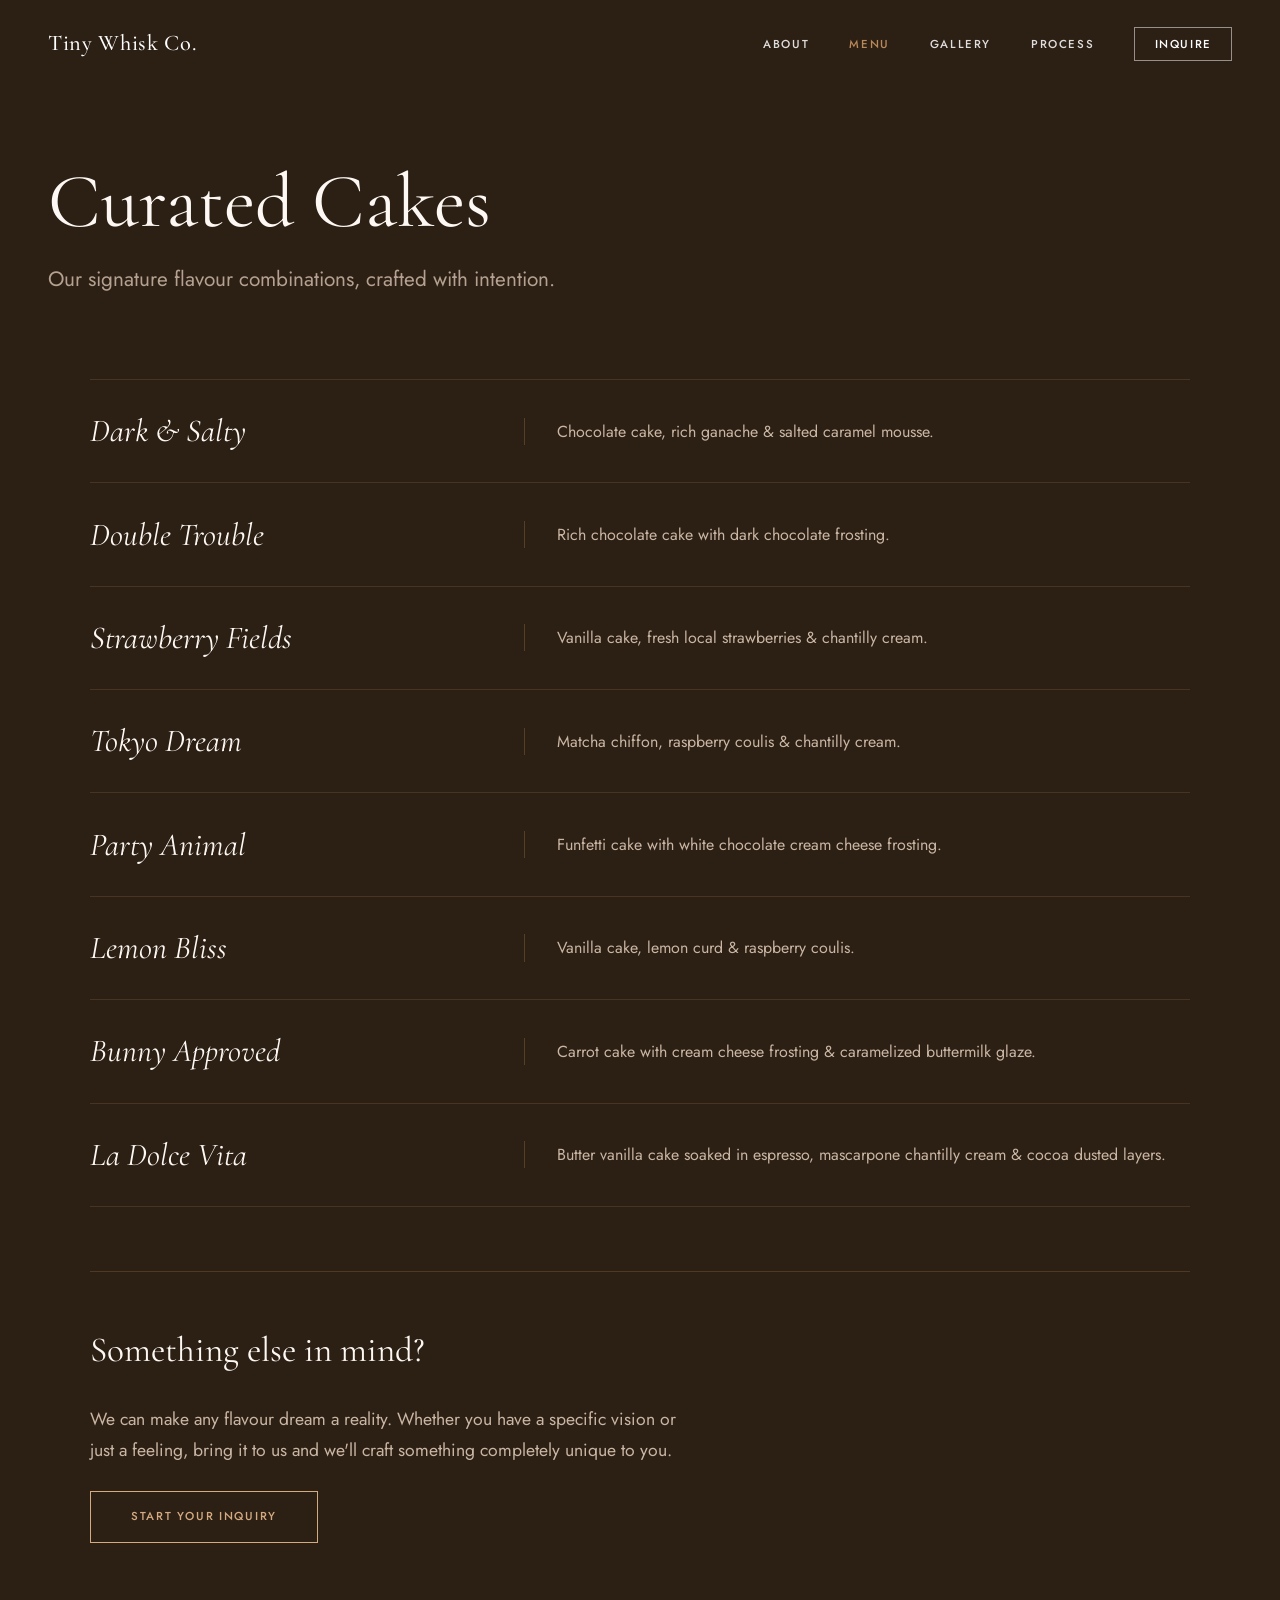
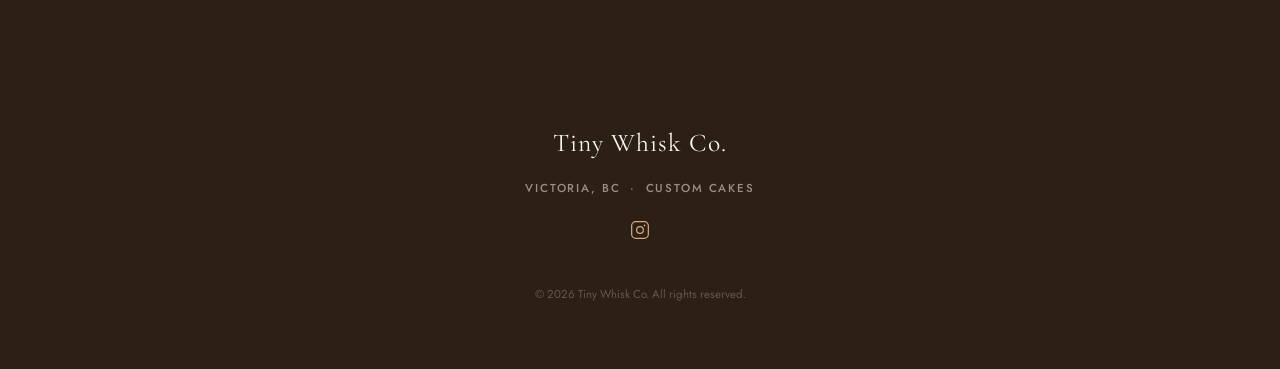
<file: menu.html>
<!DOCTYPE html>
<html lang="en">
<head>
  <meta charset="UTF-8" />
  <meta name="viewport" content="width=device-width, initial-scale=1.0" />
  <title>Menu — Cake Flavours | Tiny Whisk Co. Victoria, BC</title>
  <meta name="description" content="Explore Tiny Whisk Co.'s curated cake flavours — from Dark & Salty to Tokyo Dream. Custom cake flavours available for any celebration in Victoria, BC." />
  <meta name="keywords" content="custom cake flavours Victoria BC, birthday cake flavours, wedding cake flavours Victoria, matcha cake Victoria, chocolate cake Victoria, Tiny Whisk Co menu" />
  <meta name="author" content="Tiny Whisk Co." />
  <meta property="og:title" content="Menu — Cake Flavours | Tiny Whisk Co. Victoria, BC" />
  <meta property="og:description" content="Curated cake flavour combinations, handcrafted with intention. Based in Victoria, BC." />
  <meta property="og:type" content="website" />
  <link rel="preconnect" href="https://fonts.googleapis.com" />
  <link rel="preconnect" href="https://fonts.gstatic.com" crossorigin />
  <link href="https://fonts.googleapis.com/css2?family=Cormorant+Garamond:ital,wght@0,300;0,400;0,500;0,600;1,300;1,400;1,500;1,600&family=Jost:wght@300;400;500;600&display=swap" rel="stylesheet" />
  <link rel="stylesheet" href="styles.css" />
</head>
<body>

  <!-- NAV -->
  <nav id="nav" class="scrolled">
    <div class="nav-inner">
      <a href="index.html" class="nav-logo">Tiny Whisk Co.</a>
      <ul class="nav-links">
        <li><a href="index.html#about">About</a></li>
        <li><a href="menu.html" class="nav-active">Menu</a></li>
        <li><a href="gallery.html">Gallery</a></li>
        <li><a href="index.html#process">Process</a></li>
        <li><a href="index.html#inquire" class="nav-cta">Inquire</a></li>
      </ul>
      <button class="nav-hamburger" aria-label="Open menu">
        <span></span><span></span><span></span>
      </button>
    </div>
    <div class="nav-mobile">
      <ul>
        <li><a href="index.html#about">About</a></li>
        <li><a href="menu.html">Menu</a></li>
        <li><a href="gallery.html">Gallery</a></li>
        <li><a href="index.html#process">Process</a></li>
        <li><a href="index.html#inquire">Inquire</a></li>
      </ul>
    </div>
  </nav>

  <!-- MENU HERO -->
  <section class="menu-hero">
    <div class="menu-hero-content">
      <h1>Curated Cakes</h1>
      <p>Our signature flavour combinations, crafted with intention.</p>
    </div>
  </section>

  <!-- CURATED FLAVOURS -->
  <section id="flavours">
    <div class="flavours-inner">
      <div class="flavours-curated">
        <div class="flavour-card">
          <h4>Dark & Salty</h4>
          <p>Chocolate cake, rich ganache & salted caramel mousse.</p>
        </div>
        <div class="flavour-card">
          <h4>Double Trouble</h4>
          <p>Rich chocolate cake with dark chocolate frosting.</p>
        </div>
        <div class="flavour-card">
          <h4>Strawberry Fields</h4>
          <p>Vanilla cake, fresh local strawberries & chantilly cream.</p>
        </div>
        <div class="flavour-card">
          <h4>Tokyo Dream</h4>
          <p>Matcha chiffon, raspberry coulis & chantilly cream.</p>
        </div>
        <div class="flavour-card">
          <h4>Party Animal</h4>
          <p>Funfetti cake with white chocolate cream cheese frosting.</p>
        </div>
        <div class="flavour-card">
          <h4>Lemon Bliss</h4>
          <p>Vanilla cake, lemon curd & raspberry coulis.</p>
        </div>
        <div class="flavour-card">
          <h4>Bunny Approved</h4>
          <p>Carrot cake with cream cheese frosting & caramelized buttermilk glaze.</p>
        </div>
        <div class="flavour-card">
          <h4>La Dolce Vita</h4>
          <p>Butter vanilla cake soaked in espresso, mascarpone chantilly cream & cocoa dusted layers.</p>
        </div>
      </div>

      <div class="flavours-block flavours-custom">
        <h3 class="flavours-category">Something else in mind?</h3>
        <p>We can make any flavour dream a reality. Whether you have a specific vision or just a feeling, bring it to us and we'll craft something completely unique to you.</p>
        <a href="index.html#inquire" class="btn btn-outline">Start Your Inquiry</a>
      </div>
    </div>
  </section>

  <!-- FOOTER -->
  <footer>
    <div class="footer-inner">
      <p class="footer-logo">Tiny Whisk Co.</p>
      <p class="footer-location">Victoria, BC &nbsp;·&nbsp; Custom Cakes</p>
      <a href="https://www.instagram.com/tinywhiskco" target="_blank" rel="noopener" class="footer-ig" aria-label="Instagram">
        <svg width="20" height="20" viewBox="0 0 24 24" fill="none" stroke="currentColor" stroke-width="1.5"><rect x="2" y="2" width="20" height="20" rx="5"/><circle cx="12" cy="12" r="4"/><circle cx="17.5" cy="6.5" r="1" fill="currentColor" stroke="none"/></svg>
      </a>
      <p class="footer-copy">&copy; 2026 Tiny Whisk Co. All rights reserved.</p>
    </div>
  </footer>

  <script src="script.js"></script>
</body>
</html>
</file>
<file: styles.css>
/* =========================================
   TINY WHISK CO. — styles.css
   ========================================= */

/* --- Reset & Base --- */
*, *::before, *::after { box-sizing: border-box; margin: 0; padding: 0; }

:root {
  --cream:      #FDF8F3;
  --cream-deep: #F5EDE2;
  --blush:      #E8D0C0;
  --gold:       #B8895A;
  --gold-light: #D4AA80;
  --bark:       #2C1F14;
  --text:       #1A1310;
  --text-mid:   #5C4E43;
  --text-light: #9C8E85;
  --white:      #FFFFFF;

  --font-serif: 'Cormorant Garamond', Georgia, serif;
  --font-sans:  'Jost', system-ui, sans-serif;

  --ease:       cubic-bezier(0.25, 0.1, 0.25, 1);
  --ease-out:   cubic-bezier(0.0, 0.0, 0.2, 1);
}

html { scroll-behavior: smooth; }


body {
  font-family: var(--font-sans);
  background: var(--cream);
  color: var(--text);
  font-size: 16px;
  line-height: 1.7;
  overflow-x: hidden;
  -webkit-font-smoothing: antialiased;
}

img { display: block; width: 100%; height: 100%; object-fit: cover; }

a { text-decoration: none; color: inherit; }

/* --- Typography helpers --- */
.label {
  display: block;
  font-family: var(--font-sans);
  font-size: 0.7rem;
  font-weight: 500;
  letter-spacing: 0.18em;
  text-transform: uppercase;
  color: var(--gold);
  margin-bottom: 1rem;
}
.label--light { color: var(--gold-light); }

h2 {
  font-family: var(--font-serif);
  font-size: clamp(2.2rem, 5vw, 3.8rem);
  font-weight: 400;
  line-height: 1.1;
  color: var(--text);
}
h2 em { font-style: italic; }

h3 {
  font-family: var(--font-serif);
  font-size: 1.5rem;
  font-weight: 400;
}

p {
  font-size: 0.95rem;
  color: var(--text-mid);
  line-height: 1.85;
}

/* --- Buttons --- */
.btn {
  display: inline-block;
  font-family: var(--font-sans);
  font-size: 0.72rem;
  font-weight: 500;
  letter-spacing: 0.15em;
  text-transform: uppercase;
  padding: 0.95rem 2.5rem;
  border: 1px solid transparent;
  transition: all 0.3s var(--ease);
  cursor: pointer;
}

.btn-light {
  background: rgba(255,255,255,0.12);
  border-color: rgba(255,255,255,0.6);
  color: var(--white);
  backdrop-filter: blur(6px);
}
.btn-light:hover {
  background: var(--white);
  color: var(--text);
  border-color: var(--white);
}

.btn-outline {
  background: transparent;
  border-color: var(--gold);
  color: var(--gold);
}
.btn-outline:hover {
  background: var(--gold);
  color: var(--white);
}

.btn-dark {
  background: var(--bark);
  border-color: var(--bark);
  color: var(--white);
}
.btn-dark:hover {
  background: var(--text);
  border-color: var(--text);
}

.btn-full { width: 100%; text-align: center; }

/* =========================================
   NAV
   ========================================= */
#nav {
  position: fixed;
  top: 0; left: 0; right: 0;
  z-index: 100;
  transition: background 0.4s var(--ease), box-shadow 0.4s var(--ease);
}
#nav.scrolled {
  background: rgba(253, 248, 243, 0.96);
  backdrop-filter: blur(12px);
  box-shadow: 0 1px 0 rgba(0,0,0,0.06);
}

.nav-inner {
  max-width: 1280px;
  margin: 0 auto;
  padding: 1.5rem 3rem;
  display: flex;
  align-items: center;
  justify-content: space-between;
}

.nav-logo {
  font-family: var(--font-serif);
  font-size: 1.4rem;
  font-weight: 500;
  color: var(--white);
  letter-spacing: 0.03em;
  transition: color 0.3s;
}
#nav.scrolled .nav-logo { color: var(--text); }

.nav-links {
  display: flex;
  list-style: none;
  gap: 2.5rem;
  align-items: center;
}
.nav-links a {
  font-size: 0.72rem;
  font-weight: 500;
  letter-spacing: 0.14em;
  text-transform: uppercase;
  color: rgba(255,255,255,0.85);
  transition: color 0.2s;
}
.nav-links a:hover { color: var(--white); }
#nav.scrolled .nav-links a { color: var(--text-mid); }
#nav.scrolled .nav-links a:hover { color: var(--text); }

.nav-cta {
  border: 1px solid rgba(255,255,255,0.5) !important;
  padding: 0.5rem 1.2rem;
  color: var(--white) !important;
  transition: background 0.2s, color 0.2s !important;
}
.nav-cta:hover { background: var(--white); color: var(--text) !important; }
#nav.scrolled .nav-cta {
  border-color: var(--gold) !important;
  color: var(--gold) !important;
}
#nav.scrolled .nav-cta:hover {
  background: var(--gold);
  color: var(--white) !important;
}

/* hamburger — hidden on desktop */
.nav-hamburger {
  display: none;
  flex-direction: column;
  gap: 5px;
  background: none;
  border: none;
  cursor: pointer;
  padding: 4px;
}
.nav-hamburger span {
  display: block;
  width: 24px;
  height: 1.5px;
  background: var(--white);
  transition: background 0.3s;
}
#nav.scrolled .nav-hamburger span { background: var(--text); }

/* mobile menu */
.nav-mobile {
  display: none;
  background: var(--cream);
  padding: 1.5rem 2rem 2rem;
  box-shadow: 0 8px 24px rgba(0,0,0,0.08);
}
.nav-mobile ul { list-style: none; }
.nav-mobile ul li { border-bottom: 1px solid var(--cream-deep); }
.nav-mobile ul li a {
  display: block;
  padding: 1rem 0;
  font-size: 0.78rem;
  font-weight: 500;
  letter-spacing: 0.14em;
  text-transform: uppercase;
  color: var(--text-mid);
}
.nav-mobile.open { display: block; }

/* =========================================
   HERO
   ========================================= */
#hero {
  position: relative;
  height: 100vh;
  min-height: 600px;
  display: flex;
  align-items: center;
  justify-content: center;
}

.hero-media {
  position: absolute;
  inset: 0;
  overflow: hidden;
}

.hero-img {
  width: 100%;
  height: 100%;
  object-fit: cover;
  object-position: center center;
}
.hero-overlay {
  position: absolute;
  inset: 0;
  z-index: 2;
  background: linear-gradient(
    to bottom,
    rgba(18,10,5,0.5) 0%,
    rgba(18,10,5,0.4) 50%,
    rgba(18,10,5,0.65) 100%
  );
}

.hero-content {
  position: relative;
  z-index: 3;
  text-align: center;
  padding: 2rem;
  max-width: 700px;
  animation: fadeUp 1.2s var(--ease-out) both;
}
.hero-eyebrow {
  font-size: 0.7rem;
  font-weight: 500;
  letter-spacing: 0.2em;
  text-transform: uppercase;
  color: var(--white);
  margin-bottom: 1.5rem;
}
.hero-title {
  font-family: var(--font-serif);
  font-size: clamp(3.5rem, 9vw, 7rem);
  font-weight: 400;
  line-height: 1.0;
  color: var(--white);
  margin-bottom: 1.5rem;
  letter-spacing: -0.01em;
  text-shadow: 0 2px 24px rgba(0,0,0,0.5);
}
.hero-title em { font-style: italic; }
.hero-sub {
  font-size: 1rem;
  color: rgba(255,255,255,0.92);
  margin-bottom: 2.5rem;
  font-weight: 300;
  text-shadow: 0 1px 12px rgba(0,0,0,0.5);
}
.hero-scroll {
  position: absolute;
  bottom: 2.5rem;
  left: 50%;
  transform: translateX(-50%);
  z-index: 3;
  display: flex;
  align-items: center;
  justify-content: center;
}
.scroll-line {
  display: block;
  width: 1px;
  height: 60px;
  background: rgba(255,255,255,0.5);
  animation: scrollPulse 2s ease-in-out infinite;
}

/* =========================================
   ABOUT
   ========================================= */
#about {
  padding: 7rem 3rem;
  background: var(--cream);
}
.about-inner {
  max-width: 1100px;
  margin: 0 auto;
  display: grid;
  grid-template-columns: 1fr 1fr;
  gap: 6rem;
  align-items: center;
}
.about-image-wrap {
  position: relative;
  aspect-ratio: 3 / 4;
  overflow: hidden;
}
.about-image-wrap img {
  transition: transform 0.8s var(--ease);
}
.about-image-wrap:hover img { transform: scale(1.04); }

.about-image-wrap::before {
  content: '';
  position: absolute;
  inset: -16px -16px 16px 16px;
  border: 1px solid var(--blush);
  z-index: -1;
}

.about-text h2 { margin-bottom: 1.5rem; }
.about-text p { margin-bottom: 1.2rem; }
.about-text .btn { margin-top: 1rem; }

/* =========================================
   MENU PAGE HERO
   ========================================= */
.menu-hero {
  background: var(--bark);
  padding: 10rem 3rem 3rem;
  text-align: left;
}
.menu-hero-content {
  max-width: 1280px;
  margin: 0 auto;
}
.menu-hero h1 {
  font-family: var(--font-serif);
  font-size: clamp(3rem, 6vw, 5rem);
  font-weight: 400;
  color: var(--cream);
  margin: 0 0 1rem;
  line-height: 1.1;
}
.menu-hero p {
  color: rgba(253, 232, 212, 0.65);
  font-size: 1.3rem;
}
.nav-active {
  color: var(--gold) !important;
}

/* =========================================
   FLAVOURS
   ========================================= */
#flavours {
  padding: 2rem 3rem 7rem;
  background: var(--bark);
}
#flavours .section-header h2 { color: var(--cream); }
#flavours .label { color: var(--gold-light); }
#flavours .btn-outline { border-color: var(--gold-light); color: var(--gold-light); }
#flavours .btn-outline:hover { background: var(--gold-light); color: var(--bark); }
.flavours-subtitle {
  margin-top: 0.75rem;
  color: rgba(253, 232, 212, 0.65);
  font-size: 0.92rem;
}
.flavours-inner {
  max-width: 1100px;
  margin: 0 auto;
}
.flavours-block {
  margin-top: 4rem;
  padding-top: 3rem;
  border-top: 1px solid rgba(184, 137, 90, 0.25);
}
.flavours-category {
  font-family: var(--font-serif);
  font-size: 2.2rem;
  font-weight: 400;
  color: var(--cream);
  margin-bottom: 1.5rem;
}
.flavours-desc {
  margin-bottom: 2rem;
  font-size: 0.92rem;
}

/* Classic list */
.flavours-classic {
  list-style: none;
  display: flex;
  flex-wrap: wrap;
  gap: 0.75rem 1.5rem;
}
.flavours-classic li {
  font-size: 0.85rem;
  font-weight: 500;
  letter-spacing: 0.1em;
  text-transform: uppercase;
  color: var(--text-mid);
  padding: 0.5rem 1.2rem;
  border: 1px solid var(--blush);
}

/* Curated rows — editorial list */
.flavours-curated {
  display: flex;
  flex-direction: column;
}
.flavour-card {
  display: grid;
  grid-template-columns: 1fr 1.8fr;
  align-items: center;
  gap: 4rem;
  padding: 2.2rem 0;
  border-bottom: 1px solid rgba(184, 137, 90, 0.2);
  transition: opacity 0.2s;
}
.flavour-card:first-child { border-top: 1px solid rgba(184, 137, 90, 0.2); }
.flavour-card:hover { opacity: 0.75; }
.flavour-card h4 {
  font-family: var(--font-serif);
  font-size: 2rem;
  font-weight: 400;
  color: var(--cream);
  font-style: italic;
  line-height: 1;
}
.flavour-card p {
  font-size: 1rem;
  line-height: 1.7;
  color: rgba(253, 232, 212, 0.75);
  border-left: 1px solid rgba(184, 137, 90, 0.3);
  padding-left: 2rem;
}

/* Custom block */
.flavours-custom p {
  max-width: 600px;
  margin-bottom: 1.5rem;
  color: rgba(253, 232, 212, 0.75);
  font-size: 1.1rem;
  line-height: 1.8;
}

@media (max-width: 900px) {
  .flavours-curated { grid-template-columns: repeat(2, 1fr); }
  #flavours { padding: 5rem 2rem; }
}
@media (max-width: 600px) {
  .flavours-curated { grid-template-columns: 1fr; }
  #flavours { padding: 4rem 1.5rem; }
}

/* =========================================
   GALLERY
   ========================================= */
#gallery {
  padding: 6rem 3rem;
  background: var(--cream-deep);
}
.section-header {
  max-width: 1280px;
  margin: 0 auto 3.5rem;
}
.section-header h2 { margin-top: 0; }

.gallery-grid {
  max-width: 1280px;
  margin: 0 auto;
  display: grid;
  grid-template-columns: repeat(3, 1fr);
  grid-auto-rows: 180px;
  gap: 12px;
}
.gallery-item {
  overflow: hidden;
  background: var(--blush);
  grid-row: span 2;
}
.gallery-item img {
  transition: transform 0.7s var(--ease);
}
.gallery-item:hover img { transform: scale(1.06); }
.gallery-item.tall  { grid-row: span 3; }
.gallery-item.short { grid-row: span 1; }

.gallery-footer {
  max-width: 1280px;
  margin: 3rem auto 0;
  text-align: center;
}

/* =========================================
   LIGHTBOX
   ========================================= */
#lightbox {
  position: fixed;
  inset: 0;
  z-index: 200;
  background: rgba(10, 5, 2, 0.95);
  display: flex;
  align-items: center;
  justify-content: center;
}
#lightbox[hidden] { display: none; }

.lb-img-wrap {
  max-width: 90vw;
  max-height: 90vh;
  display: flex;
  align-items: center;
  justify-content: center;
}
#lb-img {
  max-width: 90vw;
  max-height: 90vh;
  width: auto;
  height: auto;
  object-fit: contain;
  display: block;
}
.lb-close {
  position: fixed;
  top: 1.5rem;
  right: 2rem;
  background: none;
  border: none;
  color: var(--white);
  font-size: 2.5rem;
  cursor: pointer;
  line-height: 1;
  opacity: 0.7;
  transition: opacity 0.2s;
  z-index: 201;
}
.lb-close:hover { opacity: 1; }

.lb-prev,
.lb-next {
  position: fixed;
  top: 50%;
  transform: translateY(-50%);
  background: none;
  border: 1px solid rgba(255,255,255,0.25);
  color: var(--white);
  font-size: 1.5rem;
  width: 3rem;
  height: 3rem;
  display: flex;
  align-items: center;
  justify-content: center;
  cursor: pointer;
  opacity: 0.6;
  transition: opacity 0.2s, background 0.2s;
  z-index: 201;
}
.lb-prev:hover,
.lb-next:hover { opacity: 1; background: rgba(255,255,255,0.1); }
.lb-prev { left: 1.5rem; }
.lb-next { right: 1.5rem; }

/* =========================================
   TESTIMONIALS
   ========================================= */
#testimonials {
  padding: 7rem 3rem;
  background: var(--cream);
}
.testimonials-inner {
  max-width: 1280px;
  margin: 0 auto;
}
.testimonials-grid {
  display: grid;
  grid-template-columns: repeat(4, 1fr);
  gap: 2rem;
  margin-top: 3.5rem;
}
.testimonial {
  padding: 2.5rem 2rem;
  border: 1px solid var(--blush);
  display: flex;
  flex-direction: column;
  justify-content: space-between;
  gap: 1.5rem;
}
.testimonial-text {
  font-family: var(--font-serif);
  font-size: 1.25rem;
  font-style: normal;
  font-weight: 400;
  color: var(--text);
  line-height: 1.75;
}
.testimonial-author {
  font-size: 0.72rem;
  font-weight: 500;
  letter-spacing: 0.14em;
  text-transform: uppercase;
  color: var(--gold);
}

@media (max-width: 900px) {
  .testimonials-grid { grid-template-columns: repeat(2, 1fr); }
}
@media (max-width: 600px) {
  .testimonials-grid { grid-template-columns: 1fr; }
  #testimonials { padding: 4rem 1.5rem; }
}

/* =========================================
   PROCESS
   ========================================= */
#process {
  padding: 7rem 3rem;
  background: var(--bark);
}
.process-inner {
  max-width: 1000px;
  margin: 0 auto;
}
.section-header--light h2 { color: var(--cream); }
.section-header--light h2 em { color: var(--gold-light); }

.process-steps {
  display: flex;
  align-items: flex-start;
  gap: 0;
  margin-top: 4rem;
}
.step {
  flex: 1;
  padding: 0 2rem;
}
.step:first-child { padding-left: 0; }
.step:last-child { padding-right: 0; }

.step-number {
  font-family: var(--font-serif);
  font-size: 3.5rem;
  font-weight: 300;
  color: var(--gold);
  opacity: 0.5;
  line-height: 1;
  margin-bottom: 1rem;
}
.step h3 {
  color: var(--cream);
  margin-bottom: 0.75rem;
  font-size: 1.4rem;
}
.step p {
  color: rgba(253, 232, 212, 0.65);
  font-size: 0.9rem;
}

.step-divider {
  width: 1px;
  height: 120px;
  background: rgba(184, 137, 90, 0.25);
  align-self: center;
  flex-shrink: 0;
}

/* =========================================
   INQUIRY
   ========================================= */
#inquire {
  padding: 7rem 3rem;
  background: var(--cream);
}
.inquire-inner {
  max-width: 800px;
  margin: 0 auto;
  display: flex;
  flex-direction: column;
  align-items: flex-start;
  gap: 2rem;
}
.inquire-cta p {
  margin-bottom: 1.5rem;
}
.inquire-text h2 { margin-bottom: 1.2rem; }
.inquire-text p { margin-bottom: 1.5rem; font-size: 0.93rem; }

.inquire-instagram {
  display: inline-flex;
  align-items: center;
  gap: 0.5rem;
  font-size: 0.78rem;
  font-weight: 500;
  letter-spacing: 0.08em;
  color: var(--gold);
  border-bottom: 1px solid var(--blush);
  padding-bottom: 2px;
  transition: color 0.2s, border-color 0.2s;
}
.inquire-instagram:hover { color: var(--text); border-color: var(--text); }

/* Form */
.inquire-form {
  display: flex;
  flex-direction: column;
  gap: 1.2rem;
}
.form-row {
  display: grid;
  grid-template-columns: 1fr 1fr;
  gap: 1.2rem;
}
.form-group {
  display: flex;
  flex-direction: column;
  gap: 0.5rem;
}
.form-group label {
  font-size: 0.7rem;
  font-weight: 500;
  letter-spacing: 0.12em;
  text-transform: uppercase;
  color: var(--text-mid);
}
.form-group label span { color: var(--gold); }

.form-group input,
.form-group select,
.form-group textarea {
  font-family: var(--font-sans);
  font-size: 0.92rem;
  color: var(--text);
  background: var(--white);
  border: 1px solid var(--blush);
  padding: 0.85rem 1rem;
  outline: none;
  transition: border-color 0.2s;
  -webkit-appearance: none;
  border-radius: 0;
  width: 100%;
}
.form-group input::placeholder,
.form-group textarea::placeholder { color: var(--text-light); }

.form-group input:focus,
.form-group select:focus,
.form-group textarea:focus {
  border-color: var(--gold);
}
.form-group input.error,
.form-group select.error,
.form-group textarea.error {
  border-color: #c0392b;
}

.form-group textarea { resize: vertical; }
.form-group select { cursor: pointer; background-image: url("data:image/svg+xml,%3Csvg xmlns='http://www.w3.org/2000/svg' width='12' height='8' viewBox='0 0 12 8'%3E%3Cpath d='M1 1l5 5 5-5' stroke='%239C8E85' stroke-width='1.5' fill='none' stroke-linecap='round'/%3E%3C/svg%3E"); background-repeat: no-repeat; background-position: right 1rem center; padding-right: 2.5rem; }

.form-success {
  display: flex;
  align-items: center;
  gap: 0.75rem;
  padding: 1rem 1.2rem;
  background: #f0f7f0;
  border: 1px solid #c3dfc3;
  color: #2d6a2d;
  font-size: 0.88rem;
  margin-top: 0.5rem;
}

/* =========================================
   FOOTER
   ========================================= */
footer {
  background: var(--bark);
  padding: 4rem 3rem;
}
.footer-inner {
  max-width: 600px;
  margin: 0 auto;
  text-align: center;
  display: flex;
  flex-direction: column;
  align-items: center;
  gap: 0.75rem;
}
.footer-logo {
  font-family: var(--font-serif);
  font-size: 1.6rem;
  font-weight: 400;
  color: var(--cream);
  letter-spacing: 0.04em;
}
.footer-location {
  font-size: 0.72rem;
  font-weight: 500;
  letter-spacing: 0.16em;
  text-transform: uppercase;
  color: var(--text-light);
}
.footer-ig {
  color: var(--gold-light);
  margin: 0.5rem 0;
  transition: color 0.2s;
}
.footer-ig:hover { color: var(--white); }
.footer-copy {
  font-size: 0.72rem;
  color: rgba(156,142,133,0.5);
  margin-top: 1rem;
}

/* =========================================
   ANIMATIONS
   ========================================= */
@keyframes fadeUp {
  from { opacity: 0; transform: translateY(24px); }
  to   { opacity: 1; transform: translateY(0); }
}
@keyframes scrollPulse {
  0%, 100% { opacity: 0.5; transform: scaleY(1); }
  50%       { opacity: 1;   transform: scaleY(1.2); transform-origin: top; }
}

.fade-up {
  opacity: 0;
  transform: translateY(30px);
  transition: opacity 0.8s var(--ease-out), transform 0.8s var(--ease-out);
}
.fade-up.visible {
  opacity: 1;
  transform: translateY(0);
}

/* =========================================
   RESPONSIVE
   ========================================= */
@media (max-width: 900px) {
  .nav-inner { padding: 1.2rem 2rem; }
  .nav-links { display: none; }
  .nav-hamburger { display: flex; }

  #about { padding: 5rem 2rem; }
  .about-inner {
    grid-template-columns: 1fr;
    gap: 3rem;
  }
  .about-image-wrap { aspect-ratio: 3 / 4; }

  #gallery { padding: 5rem 2rem; }
  .gallery-grid {
    grid-template-columns: repeat(2, 1fr);
    grid-auto-rows: 260px;
  }

  #process { padding: 5rem 2rem; }
  .process-steps {
    flex-direction: column;
    gap: 2.5rem;
  }
  .step { padding: 0; }
  .step-divider { width: 60px; height: 1px; }

  #inquire { padding: 5rem 2rem; }
  .inquire-inner {
    grid-template-columns: 1fr;
    gap: 3rem;
  }

  footer { padding: 3rem 2rem; }
}

@media (max-width: 600px) {
  .hero-title { font-size: clamp(3rem, 14vw, 5rem); }

  .gallery-grid {
    grid-template-columns: repeat(2, 1fr);
    grid-auto-rows: auto;
  }
  .gallery-item,
  .gallery-item.tall {
    grid-row: span 1;
    aspect-ratio: 4 / 5;
  }

  .form-row { grid-template-columns: 1fr; }

  #about, #gallery, #process, #inquire { padding: 4rem 1.5rem; }
}
</file>
